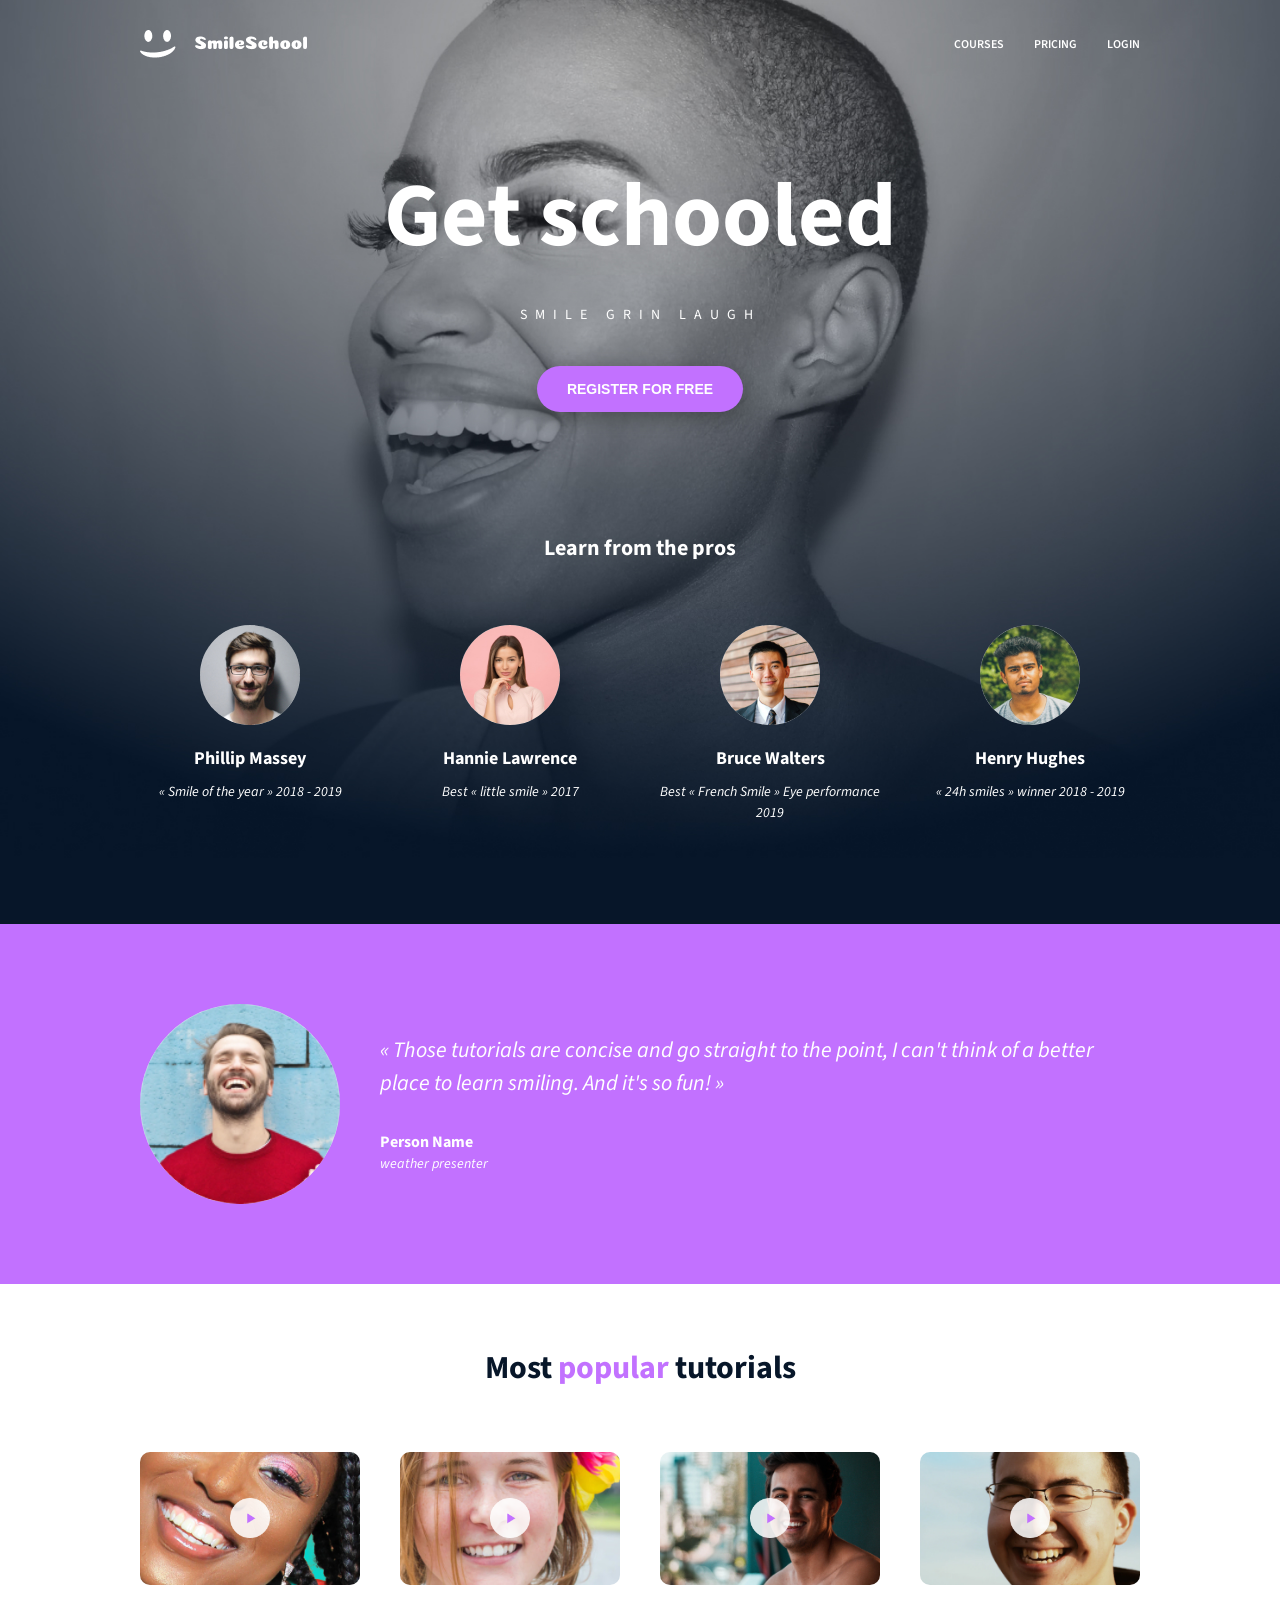
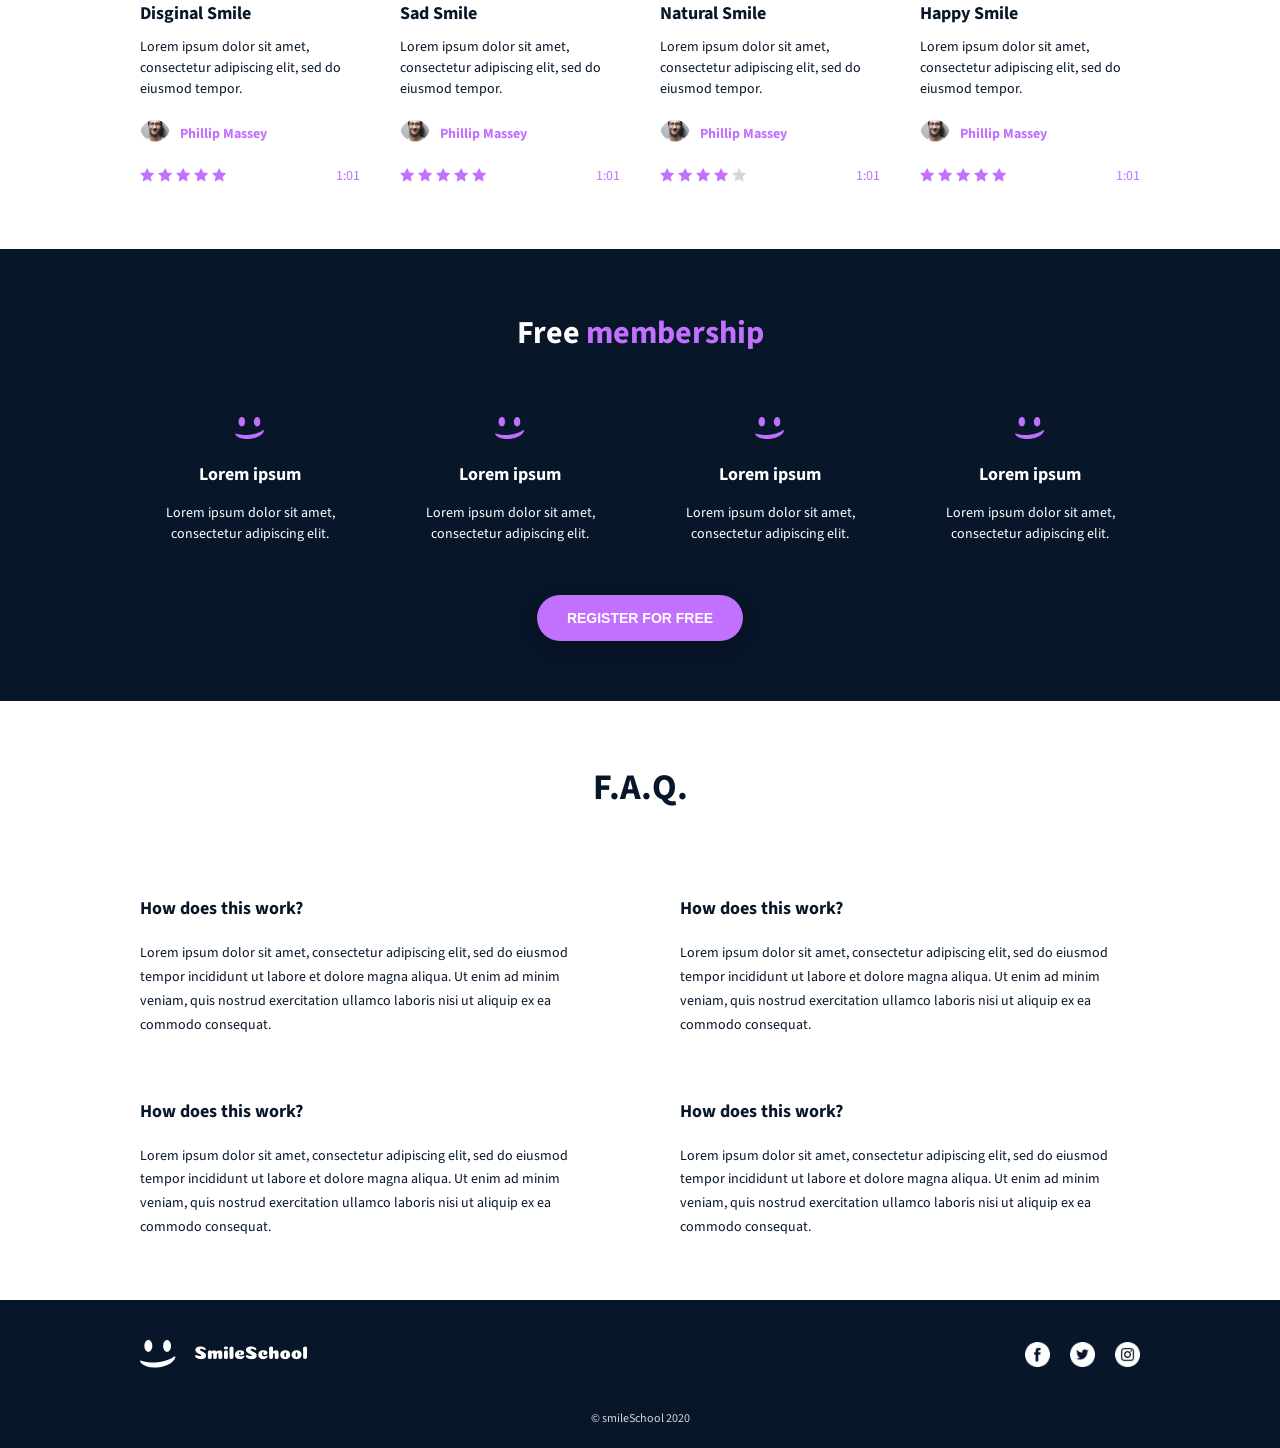
<file: css_advanced/index.html>
<!DOCTYPE html>
<html lang="en">
<head>
    <meta charset="UTF-8">
    <meta name="viewport" content="width=device-width, initial-scale=1.0">
    <title>Headphones</title>
    <link rel="stylesheet" href="styles.css">
</head>
<body>

    <header>
        <div class="header-container">
            <a href="#" class="logo">
                <img src="images/logo.png" alt="smileSchool logo">
            </a>

            <nav class="nav">
                <a href="#">COURSES</a>
                <a href="#">PRICING</a>
                <a href="#">LOGIN</a>
            </nav>
        </div>
    </header>
    <main>
        <section class="banner">
            <div class="banner-intro">
                <h1>Get schooled</h1>
                <a href="#" class="banner-tagline">SMILE GRIN LAUGH</a>
                <button>REGISTER FOR FREE</button>
            </div>
            <div class="banner-pros">
                <h2>Learn from the pros</h2>
                <div class="pros-list">
                    <div class="pro">
                        <img src="images/pic-phillip.jpg" alt="Phillip Massey">
                        <h3>Phillip Massey</h3>
                        <p>« Smile of the year » 2018 - 2019</p>
                    </div>
                    <div class="pro">
                        <img src="images/pic-hannie.jpg" alt="Hannie Lawrence">
                        <h3>Hannie Lawrence</h3>
                        <p>Best « little smile » 2017</p>
                    </div>
                    <div class="pro">
                        <img src="images/pic-bruce.jpg" alt="Bruce Walters">
                        <h3>Bruce Walters</h3>
                        <p>Best « French Smile » Eye performance 2019</p>
                    </div>
                    <div class="pro">
                        <img src="images/pic-henry.jpg" alt="Henry Hughes">
                        <h3>Henry Hughes</h3>
                        <p>« 24h smiles » winner 2018 - 2019</p>
                    </div>
                </div>
            </div>
        </section>
        <section class="quote">
            <div class="quote-container">
                <img src="images/pic-quote.jpg" alt="Person Name">
                <div class="quote-text">
                    <blockquote>« Those tutorials are concise and go straight to the point, I can't think of a better place to learn smiling. And it's so fun! »</blockquote>
                    <p class="quote-name">Person Name</p>
                    <p class="quote-title">weather presenter</p>
                </div>
            </div>
        </section>
        <section class="videos">
            <h2>Most <span>popular</span> tutorials</h2>
            <div class="videos-list">
                <div class="video-card">
                    <div class="video-thumb">
                        <img src="images/tutorial-1.jpg" alt="Disginal Smile">
                        <img src="images/play.png" alt="Play" class="play-icon">
                    </div>
                    <h3>Disginal Smile</h3>
                    <p class="video-desc">Lorem ipsum dolor sit amet, consectetur adipiscing elit, sed do eiusmod tempor.</p>
                    <div class="video-author">
                        <img src="images/pic-phillip.jpg" alt="Phillip Massey">
                        <h4>Phillip Massey</h4>
                    </div>
                    <div class="video-rating">
                        <div class="stars">
                            <img src="images/star_on.png" alt="star">
                            <img src="images/star_on.png" alt="star">
                            <img src="images/star_on.png" alt="star">
                            <img src="images/star_on.png" alt="star">
                            <img src="images/star_on.png" alt="star">
                        </div>
                        <span class="duration">1:01</span>
                    </div>
                </div>
                <div class="video-card">
                    <div class="video-thumb">
                        <img src="images/tutorial-2.jpg" alt="Sad Smile">
                        <img src="images/play.png" alt="Play" class="play-icon">
                    </div>
                    <h3>Sad Smile</h3>
                    <p class="video-desc">Lorem ipsum dolor sit amet, consectetur adipiscing elit, sed do eiusmod tempor.</p>
                    <div class="video-author">
                        <img src="images/pic-phillip.jpg" alt="Phillip Massey">
                        <h4>Phillip Massey</h4>
                    </div>
                    <div class="video-rating">
                        <div class="stars">
                            <img src="images/star_on.png" alt="star">
                            <img src="images/star_on.png" alt="star">
                            <img src="images/star_on.png" alt="star">
                            <img src="images/star_on.png" alt="star">
                            <img src="images/star_on.png" alt="star">
                        </div>
                        <span class="duration">1:01</span>
                    </div>
                </div>
                <div class="video-card">
                    <div class="video-thumb">
                        <img src="images/tutorial-3.jpg" alt="Natural Smile">
                        <img src="images/play.png" alt="Play" class="play-icon">
                    </div>
                    <h3>Natural Smile</h3>
                    <p class="video-desc">Lorem ipsum dolor sit amet, consectetur adipiscing elit, sed do eiusmod tempor.</p>
                    <div class="video-author">
                        <img src="images/pic-phillip.jpg" alt="Phillip Massey">
                        <h4>Phillip Massey</h4>
                    </div>
                    <div class="video-rating">
                        <div class="stars">
                            <img src="images/star_on.png" alt="star">
                            <img src="images/star_on.png" alt="star">
                            <img src="images/star_on.png" alt="star">
                            <img src="images/star_on.png" alt="star">
                            <img src="images/star_off.png" alt="star">
                        </div>
                        <span class="duration">1:01</span>
                    </div>
                </div>
                <div class="video-card">
                    <div class="video-thumb">
                        <img src="images/tutorial-4.jpg" alt="Happy Smile">
                        <img src="images/play.png" alt="Play" class="play-icon">
                    </div>
                    <h3>Happy Smile</h3>
                    <p class="video-desc">Lorem ipsum dolor sit amet, consectetur adipiscing elit, sed do eiusmod tempor.</p>
                    <div class="video-author">
                        <img src="images/pic-phillip.jpg" alt="Phillip Massey">
                        <h4>Phillip Massey</h4>
                    </div>
                    <div class="video-rating">
                        <div class="stars">
                            <img src="images/star_on.png" alt="star">
                            <img src="images/star_on.png" alt="star">
                            <img src="images/star_on.png" alt="star">
                            <img src="images/star_on.png" alt="star">
                            <img src="images/star_on.png" alt="star">
                        </div>
                        <span class="duration">1:01</span>
                    </div>
                </div>
            </div>
        </section>
        <section class="membership">
            <h2>Free <span>membership</span></h2>
            <div class="membership-list">
                <div class="member-item">
                    <img src="images/smiley.png" alt="">
                    <h3>Lorem ipsum</h3>
                    <p>Lorem ipsum dolor sit amet, consectetur adipiscing elit.</p>
                </div>
                <div class="member-item">
                    <img src="images/smiley.png" alt="">
                    <h3>Lorem ipsum</h3>
                    <p>Lorem ipsum dolor sit amet, consectetur adipiscing elit.</p>
                </div>
                <div class="member-item">
                    <img src="images/smiley.png" alt="">
                    <h3>Lorem ipsum</h3>
                    <p>Lorem ipsum dolor sit amet, consectetur adipiscing elit.</p>
                </div>
                <div class="member-item">
                    <img src="images/smiley.png" alt="">
                    <h3>Lorem ipsum</h3>
                    <p>Lorem ipsum dolor sit amet, consectetur adipiscing elit.</p>
                </div>
            </div>
            <button>REGISTER FOR FREE</button>
        </section>
        <section class="faq">
            <h2>F.A.Q.</h2>
            <div class="faq-grid">
                <div class="faq-item">
                    <h3>How does this work?</h3>
                    <p>Lorem ipsum dolor sit amet, consectetur adipiscing elit, sed do eiusmod tempor incididunt ut labore et dolore magna aliqua. Ut enim ad minim veniam, quis nostrud exercitation ullamco laboris nisi ut aliquip ex ea commodo consequat.</p>
                </div>
                <div class="faq-item">
                    <h3>How does this work?</h3>
                    <p>Lorem ipsum dolor sit amet, consectetur adipiscing elit, sed do eiusmod tempor incididunt ut labore et dolore magna aliqua. Ut enim ad minim veniam, quis nostrud exercitation ullamco laboris nisi ut aliquip ex ea commodo consequat.</p>
                </div>
                <div class="faq-item">
                    <h3>How does this work?</h3>
                    <p>Lorem ipsum dolor sit amet, consectetur adipiscing elit, sed do eiusmod tempor incididunt ut labore et dolore magna aliqua. Ut enim ad minim veniam, quis nostrud exercitation ullamco laboris nisi ut aliquip ex ea commodo consequat.</p>
                </div>
                <div class="faq-item">
                    <h3>How does this work?</h3>
                    <p>Lorem ipsum dolor sit amet, consectetur adipiscing elit, sed do eiusmod tempor incididunt ut labore et dolore magna aliqua. Ut enim ad minim veniam, quis nostrud exercitation ullamco laboris nisi ut aliquip ex ea commodo consequat.</p>
                </div>
            </div>
        </section>
    </main>
    <footer>
        <div class="footer-container">
            <a href="#" class="footer-logo">
                <img src="images/logo.png" alt="smileSchool logo">
            </a>
            <div class="footer-social">
                <a href="#"><img src="images/facebook.png" alt="Facebook"></a>
                <a href="#"><img src="images/twitter.png" alt="Twitter"></a>
                <a href="#"><img src="images/instagram.png" alt="Instagram"></a>
            </div>
        </div>
        <p class="footer-copyright">© smileSchool 2020</p>
    </footer>

</body>
</html>
</file>
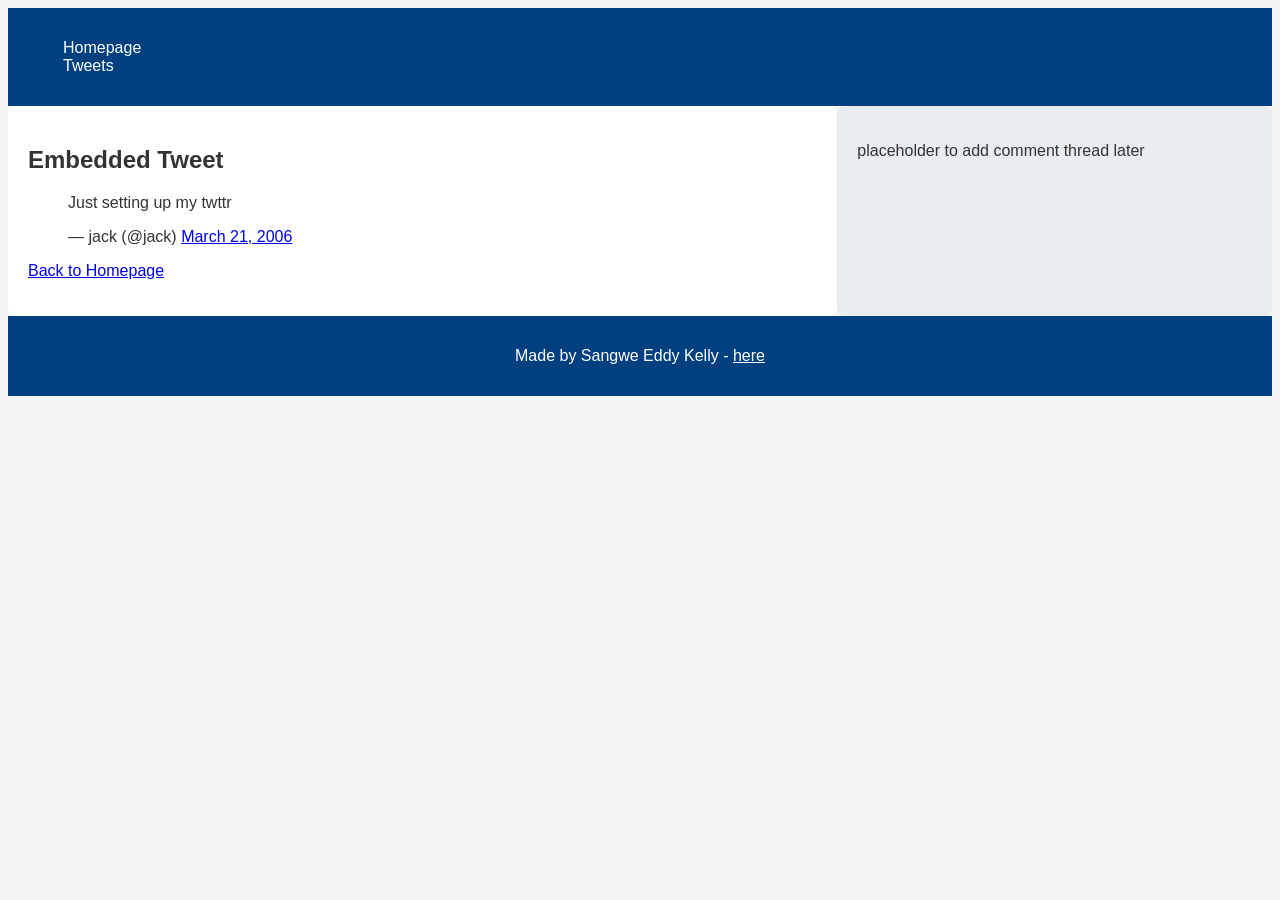
<file: css_basic/tweets.html>
<!DOCTYPE html>
<html lang="en">
<head>
    <meta charset="UTF-8">
    <link href="base.css" rel="stylesheet">
    <link href="styles.css" rel="stylesheet">
    <title>My Tweets</title>
</head>
<body>
    <header>
        <ul>
            <li><a href="index.html">Homepage</a></li>
            <li><a href="tweets.html">Tweets</a></li>
        </ul>
    </header>

    <main>
        <article>
            <h1>Embedded Tweet</h1>

            <blockquote class="twitter-tweet">
                <p lang="en" dir="ltr">
                    Just setting up my twttr
                </p>
                &mdash; jack (@jack)
                <a href="https://twitter.com/jack/status/20">March 21, 2006</a>
            </blockquote>

            <script async src="https://platform.twitter.com/widgets.js"></script>

            <p>
                <a href="index.html">Back to Homepage</a>
            </p>
        </article>

        <aside>
            <p>placeholder to add comment thread later</p>
        </aside>
    </main>

    <footer>
        <p>
            Made by Sangwe Eddy Kelly -
            <a href="https://github.com" target="_blank">here</a>
        </p>
    </footer>
</body>
</html>
</file>
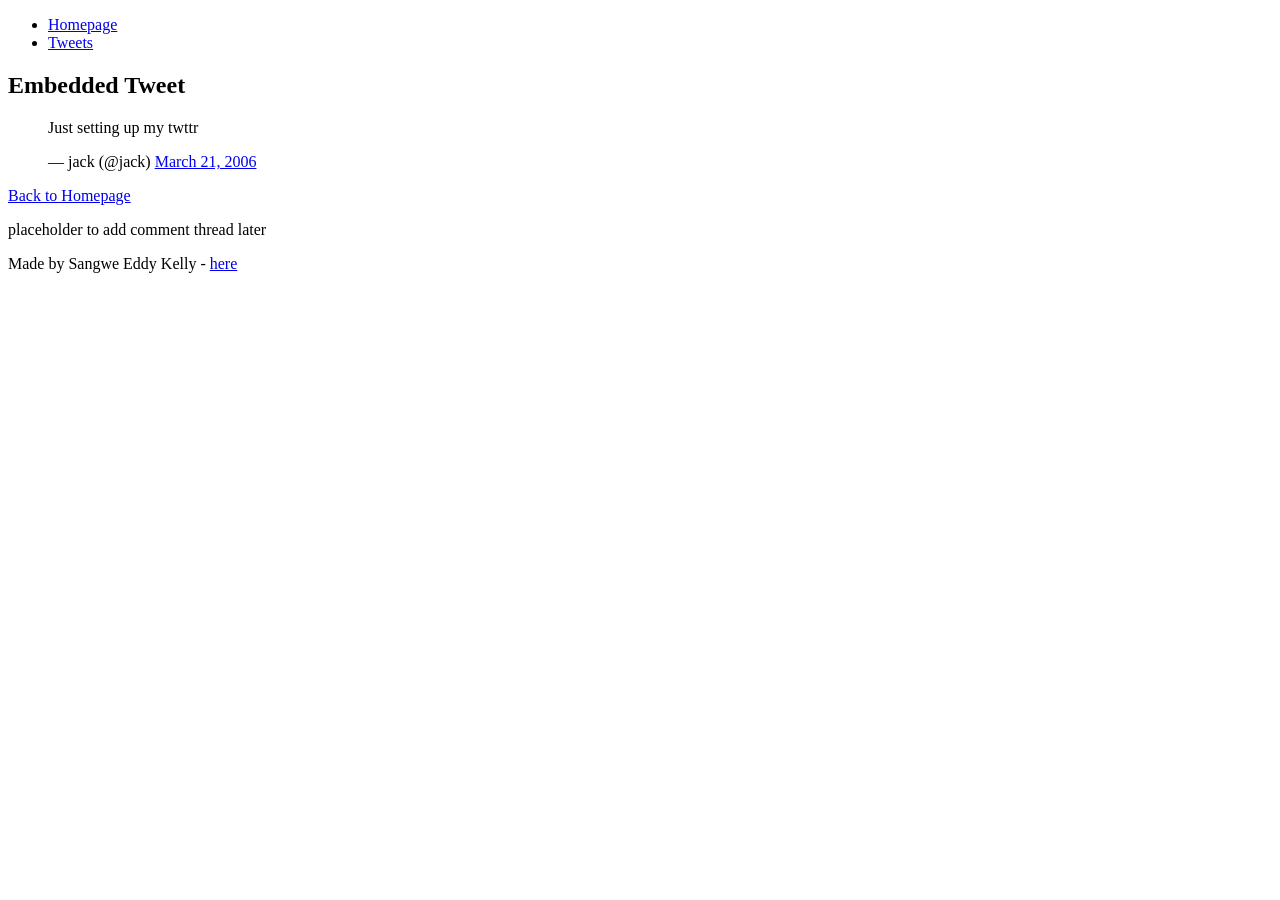
<file: html_basic/tweets.html>
<!DOCTYPE html>
<html lang="en">
<head>
    <meta charset="UTF-8">
    <title>My Tweets</title>
</head>
<body>
    <header>
        <ul>
            <li><a href="index.html">Homepage</a></li>
            <li><a href="tweets.html">Tweets</a></li>
        </ul>
    </header>

    <main>
        <article>
            <h1>Embedded Tweet</h1>

            <blockquote class="twitter-tweet">
                <p lang="en" dir="ltr">
                    Just setting up my twttr
                </p>
                &mdash; jack (@jack)
                <a href="https://twitter.com/jack/status/20">March 21, 2006</a>
            </blockquote>

            <script async src="https://platform.twitter.com/widgets.js"></script>

            <p>
                <a href="index.html">Back to Homepage</a>
            </p>
        </article>

        <aside>
            <p>placeholder to add comment thread later</p>
        </aside>
    </main>

    <footer>
        <p>
            Made by Sangwe Eddy Kelly -
            <a href="https://github.com" target="_blank">here</a>
        </p>
    </footer>
</body>
</html>
</file>
<file: css_advanced/styles.css>
/* ===== Google Fonts: Source Sans Pro ===== */
@import url('https://fonts.googleapis.com/css2?family=Source+Sans+3:wght@300;400;600;700&display=swap');

/* ===== Reset ===== */
* {
    margin: 0;
    padding: 0;
    box-sizing: border-box;
}

/* ===== Root variables (our palette) ===== */
:root {
    --color-primary: #C271FF;   /* purple accent */
    --color-dark: #071629;      /* dark navy */
    --color-white: #FFFFFF;
    --color-grey: #D8D8D8;
}

/* ===== Base ===== */
body {
    font-family: 'Source Sans 3', 'Source Sans Pro', sans-serif;
    font-size: 16px;
    color: var(--color-dark);
    background-color: var(--color-white);
    line-height: 1.5;
}

/* Links and images sensible defaults */
a {
    text-decoration: none;
    color: inherit;
}

img {
    max-width: 100%;
    display: block;
}

/* ===== Header ===== */
header {
    position: absolute;
    top: 0;
    left: 0;
    width: 100%;
    z-index: 10;
}

.header-container {
    width: 1000px;
    max-width: 90%;
    margin: 0 auto;
    display: flex;
    justify-content: space-between;
    align-items: center;
    padding: 30px 0;
}

.nav {
    display: flex;
    gap: 30px;
}

.nav a {
    color: var(--color-white);
    font-size: 12px;
    font-weight: 600;
}

/* ===== Banner (first section) ===== */
.banner {
    background-image: url('images/background.jpg');
    background-size: cover;
    background-position: center;
    color: var(--color-white);
    text-align: center;
    padding: 150px 0 100px;
}

.banner-intro h1 {
    font-size: 90px;
    font-weight: bold;
    margin-bottom: 20px;
}

.banner-tagline {
    display: block;
    color: var(--color-white);
    letter-spacing: 8px;
    font-size: 14px;
    margin-bottom: 40px;
}

.banner button {
    background-color: var(--color-primary);
    color: var(--color-white);
    border: none;
    border-radius: 25px;
    padding: 15px 30px;
    font-size: 14px;
    font-weight: bold;
    cursor: pointer;
    box-shadow: 0 5px 20px rgba(0, 0, 0, 0.3);
    margin-bottom: 60px;
}

/* ===== Banner pros (instructors) ===== */
.banner-pros {
    margin-top: 60px;
}

.banner-pros h2 {
    font-size: 22px;
    margin-bottom: 60px;
}

.pros-list {
    width: 1000px;
    max-width: 90%;
    margin: 0 auto;
    display: flex;
    justify-content: space-between;
}

.pro {
    width: 22%;
}

.pro img {
    width: 100px;
    height: 100px;
    border-radius: 50%;
    object-fit: cover;
    object-position: top;
    display: block;
    margin: 0 auto 20px;
}

.pro h3 {
    font-size: 18px;
    font-weight: bold;
    margin-bottom: 10px;
}

.pro p {
    font-size: 14px;
    font-style: italic;
}

/* ===== Quote section ===== */
.quote {
    background-color: var(--color-primary);
    color: var(--color-white);
    padding: 80px 0;
}

.quote-container {
    width: 1000px;
    max-width: 90%;
    margin: 0 auto;
    display: flex;
    align-items: center;
    gap: 40px;
}

.quote-container img {
    width: 200px;
    height: 200px;
    border-radius: 50%;
    object-fit: cover;
    flex-shrink: 0;
}

.quote-text blockquote {
    font-size: 22px;
    font-style: italic;
    margin-bottom: 30px;
    border: none;
}

.quote-name {
    font-weight: bold;
    font-size: 16px;
}

.quote-title {
    font-style: italic;
    font-size: 14px;
}

/* ===== Videos section ===== */
.videos {
    background-color: var(--color-white);
    padding: 60px 0;
    text-align: center;
}

.videos > h2 {
    font-size: 32px;
    color: var(--color-dark);
    margin-bottom: 60px;
}

.videos > h2 span {
    color: var(--color-primary);
}

.videos-list {
    width: 1000px;
    max-width: 90%;
    margin: 0 auto;
    display: flex;
    justify-content: space-between;
    gap: 30px;
}

.video-card {
    width: 22%;
    text-align: left;
}

.video-thumb {
    position: relative;
    border-radius: 10px;
    overflow: hidden;
    margin-bottom: 15px;
}

.video-thumb img:first-child {
    width: 100%;
    display: block;
}

.play-icon {
    position: absolute;
    top: 50%;
    left: 50%;
    transform: translate(-50%, -50%);
    width: 40px;
}

.video-card h3 {
    font-size: 18px;
    color: var(--color-dark);
    margin-bottom: 10px;
}

.video-desc {
    font-size: 14px;
    color: var(--color-dark);
    margin-bottom: 20px;
}

.video-author {
    display: flex;
    align-items: center;
    gap: 10px;
    margin-bottom: 15px;
}

.video-author img {
    width: 30px;
    height: 30px;
    border-radius: 50%;
    object-fit: cover;
}

.video-author h4 {
    font-size: 14px;
    color: var(--color-primary);
    font-weight: bold;
}

.video-rating {
    display: flex;
    justify-content: space-between;
    align-items: center;
}

.stars img {
    width: 15px;
    display: inline-block;
}

.duration {
    color: var(--color-primary);
    font-size: 14px;
}

/* ===== Membership section ===== */
.membership {
    background-color: var(--color-dark);
    color: var(--color-white);
    padding: 60px 0;
    text-align: center;
}

.membership > h2 {
    font-size: 32px;
    margin-bottom: 60px;
}

.membership > h2 span {
    color: var(--color-primary);
}

.membership-list {
    width: 1000px;
    max-width: 90%;
    margin: 0 auto 50px;
    display: flex;
    justify-content: space-between;
    gap: 30px;
}

.member-item {
    width: 22%;
}

.member-item img {
    width: 30px;
    margin: 0 auto 20px;
}

.member-item h3 {
    font-size: 18px;
    font-weight: bold;
    margin-bottom: 15px;
}

.member-item p {
    font-size: 14px;
}

.membership button {
    background-color: var(--color-primary);
    color: var(--color-white);
    border: none;
    border-radius: 25px;
    padding: 15px 30px;
    font-size: 14px;
    font-weight: bold;
    cursor: pointer;
    box-shadow: 0 5px 20px rgba(0, 0, 0, 0.3);
}

/* ===== FAQ section ===== */
.faq {
    background-color: var(--color-white);
    padding: 60px 0;
    text-align: center;
}

.faq > h2 {
    font-size: 36px;
    color: var(--color-dark);
    margin-bottom: 80px;
}

.faq-grid {
    width: 1000px;
    max-width: 90%;
    margin: 0 auto;
    display: flex;
    flex-wrap: wrap;
    justify-content: space-between;
    gap: 60px 80px;
}

.faq-item {
    width: calc(50% - 40px);
    text-align: left;
}

.faq-item h3 {
    font-size: 18px;
    font-weight: bold;
    color: var(--color-dark);
    margin-bottom: 20px;
}

.faq-item p {
    font-size: 14px;
    color: var(--color-dark);
    line-height: 1.7;
}

/* ===== Footer ===== */
footer {
    background-color: var(--color-dark);
    color: var(--color-white);
    padding: 40px 0 20px;
}

.footer-container {
    width: 1000px;
    max-width: 90%;
    margin: 0 auto;
    display: flex;
    justify-content: space-between;
    align-items: center;
}

.footer-social {
    display: flex;
    gap: 20px;
}

.footer-social img {
    width: 25px;
    height: 25px;
}

.footer-copyright {
    text-align: center;
    color: var(--color-grey);
    font-size: 12px;
    margin-top: 40px;
}
</file>
<file: css_basic/base.css>
body {
    display: flex;
    flex-direction: column;
}

main {
    display: flex;
    flex-direction: row;
    flex: auto;
}

article {
    flex: 2;
    overflow-y: auto;
}

aside {
    flex: 1;
    overflow-y: auto;
}
</file>
<file: css_basic/styles.css>
body {
    display: flex;
    flex-direction: column;
    background-color: #f5f5f5;
    color: #333333;
    font-family: Arial, sans-serif;
}

main {
    display: flex;
    flex-direction: row;
    flex: auto;
}

article {
    flex: 2;
    overflow-y: auto;
    background-color: #ffffff;
    padding: 20px;
    border-radius: 8px;
}

aside {
    flex: 1;
    overflow-y: auto;
    background-color: #e9ecef;
    padding: 20px;
    border-radius: 8px;
}

header {
    background-color: #004080;
    padding: 15px;
}

header a {
    color: white;
    text-decoration: none;
}

header ul {
    list-style: none;
}

footer {
    background-color: #004080;
    color: white;
    padding: 15px;
    text-align: center;
}

footer a {
    color: #ffffff;
}

img {
    max-width: 100%;
    height: auto;
}
</file>
